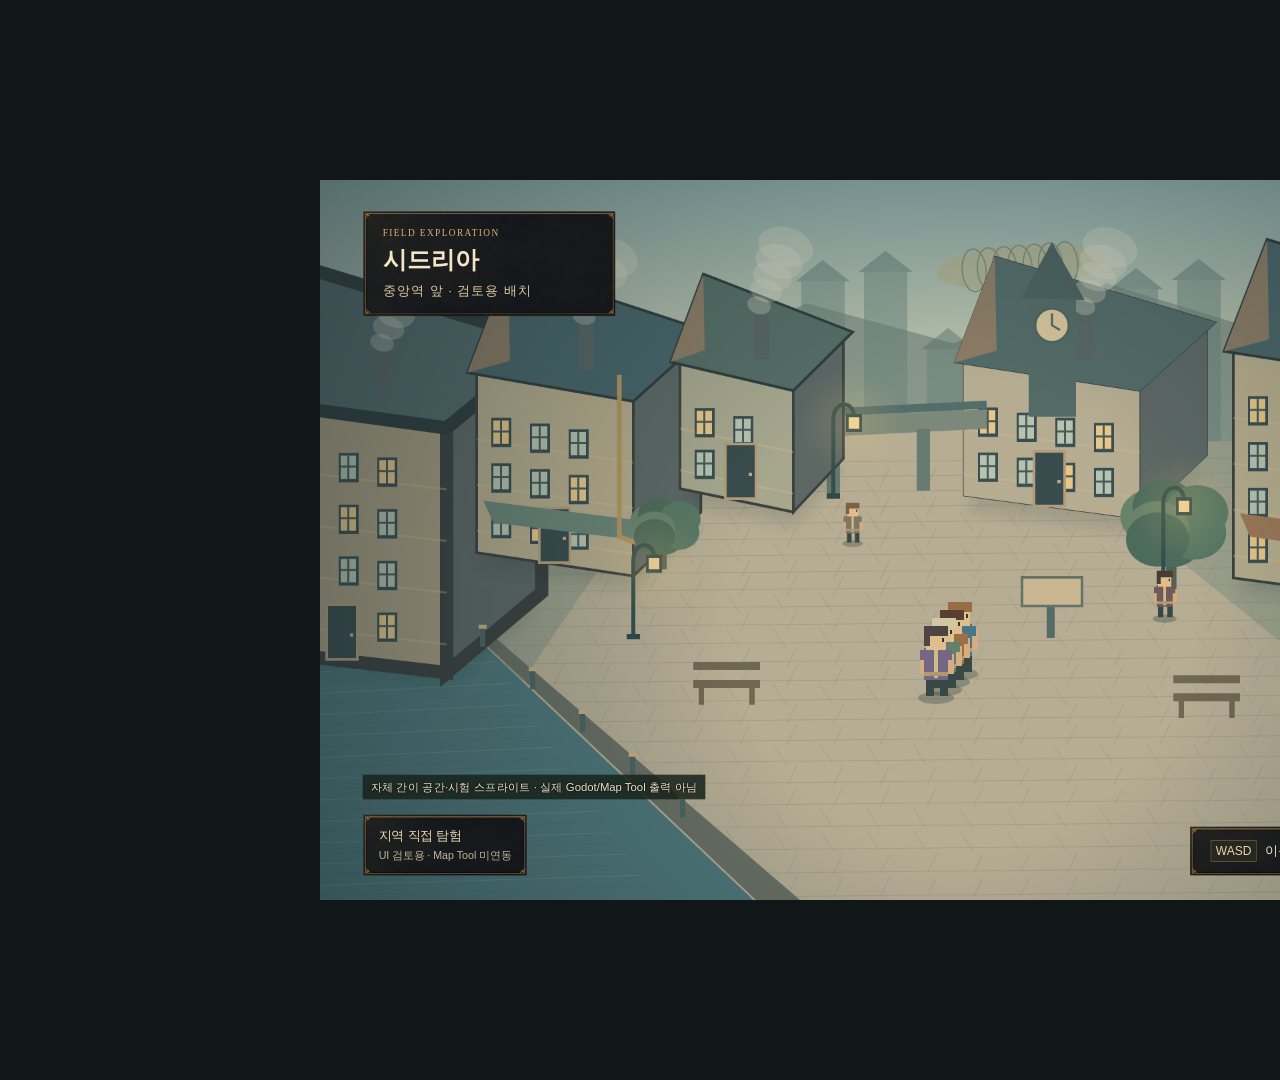
<file: prototype/movement-assets-v2/index.html>
<!doctype html>
<html lang="ko">
<head>
  <meta charset="utf-8">
  <meta name="viewport" content="width=device-width, initial-scale=1">
  <meta name="theme-color" content="#191e20">
  <meta name="description" content="The Family 이동 UI 검토 목업. 시험 데이터 · Map Tool 미연동.">
  <title>The Family — 승인 에셋 적용 이동 UI</title>
  <link rel="icon" href="data:,">
  <link rel="stylesheet" href="styles.css">
  <link rel="stylesheet" href="art-skin.css">
</head>
<body>
  <main id="app" aria-label="The Family 이동 목업">
    <p class="boot-message">이동 목업을 준비하고 있습니다.</p>
  </main>
  <script type="module" src="app.js"></script>
</body>
</html>
</file>
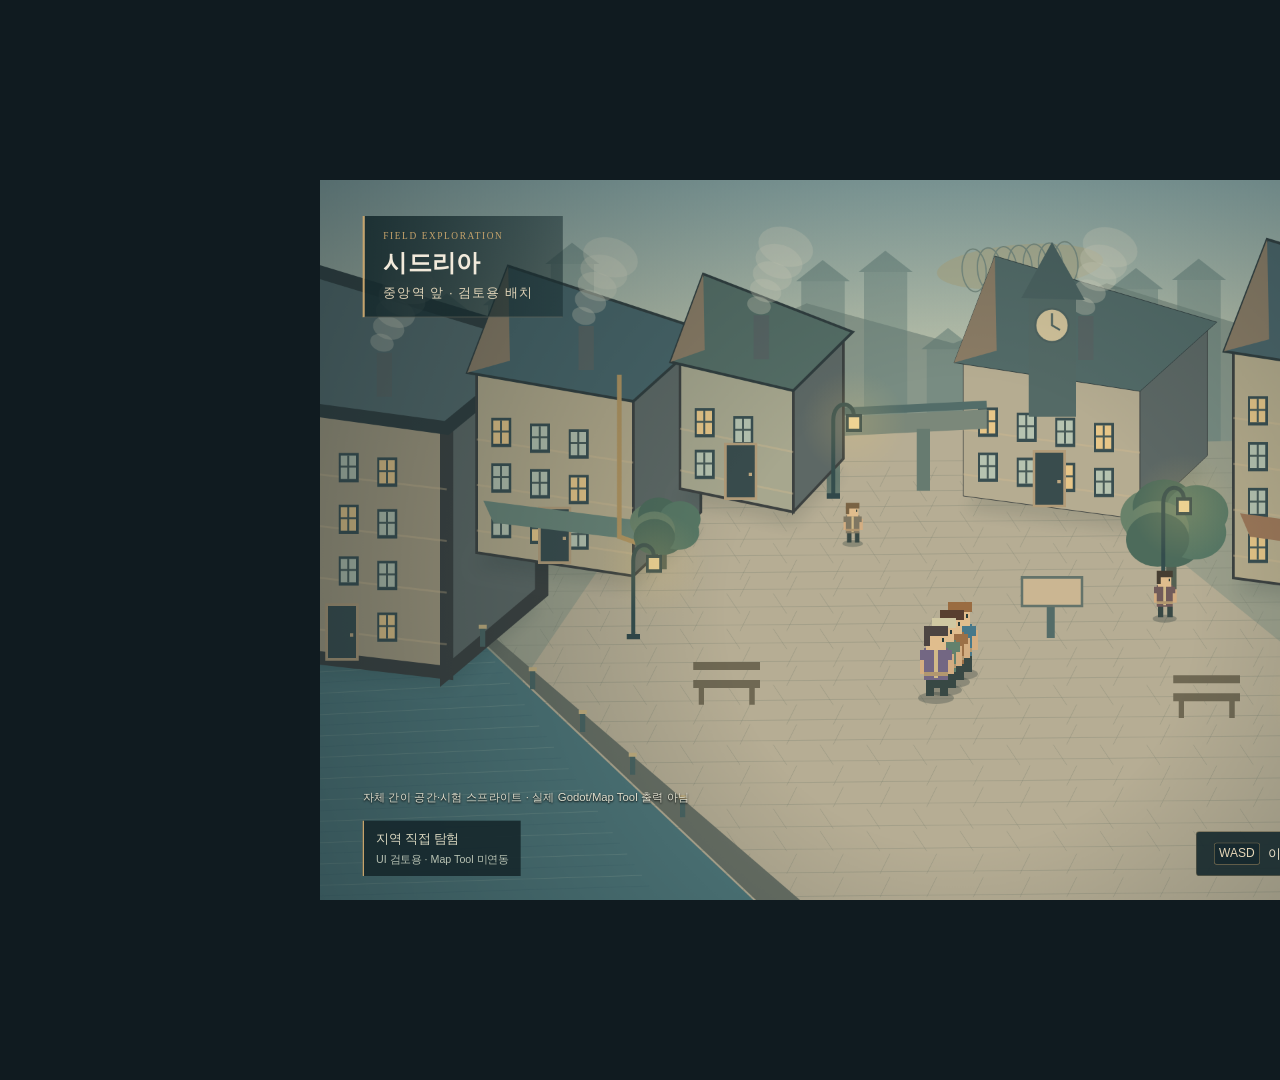
<file: prototype/movement/index.html>
<!doctype html>
<html lang="ko">
<head>
  <meta charset="utf-8">
  <meta name="viewport" content="width=device-width, initial-scale=1">
  <meta name="theme-color" content="#182226">
  <meta name="description" content="The Family 이동 UI 검토 목업. 시험 데이터 · Map Tool 미연동.">
  <title>The Family — 이동 UI 검토</title>
  <link rel="icon" href="data:,">
  <link rel="stylesheet" href="styles.css">
</head>
<body>
  <main id="app" aria-label="The Family 이동 목업">
    <p class="boot-message">이동 목업을 준비하고 있습니다.</p>
  </main>
  <script type="module" src="app.js"></script>
</body>
</html>
</file>
<file: prototype/movement-assets-v2/styles.css>
@charset "utf-8";
.journey-visual{position:relative;flex:none}.journey-map-inset{position:absolute;right:18px;top:15px;width:330px;height:230px;background:#18282d;border:1px solid #c6a36b99;border-radius:3px;overflow:hidden}.journey-map-inset svg{width:100%;height:100%;display:block}.journey-map-inset span{position:absolute;bottom:0;left:0;right:0;padding:7px 10px;background:#18282deb;color:#eadfc7;font-size:16px;text-align:center}
.journey-summary.window-surface{display:block;overflow-y:auto;scrollbar-color:#9b8f78 transparent}
:root{color-scheme:dark;--ink:#18252b;--surface:#182226;--surface-light:#233237;--paper:#eee3cd;--paper-ink:#2b332f;--ivory:#f2eadb;--muted:#b5b9ad;--gold:#c6a36b;--gold-dim:#806b4b;--blue:#70b2c1;--line:#c6a36b42;--button-w:224px;--button-h:64px;--font:"Malgun Gothic","맑은 고딕","Segoe UI",sans-serif}
*{box-sizing:border-box}html,body{margin:0;width:100%;height:100%;overflow:hidden;background:#101b20;color:var(--ivory);font-family:var(--font);font-size:26px}body{display:grid;place-items:center}button,select{font:inherit}button{color:inherit;cursor:pointer}button:disabled{cursor:not-allowed}button:focus-visible,select:focus-visible,[role=button]:focus-visible{outline:3px solid var(--blue);outline-offset:5px}button:focus:not(:focus-visible){outline:none}h1,h2,h3,p{margin:0}h1{font-family:Georgia,"Malgun Gothic",serif;font-size:38px;font-weight:600;letter-spacing:.01em}h2{font-size:34px;font-weight:600}h3{font-size:28px;font-weight:600}.icon{width:30px;height:30px;flex:none;vertical-align:middle}#app{position:relative;width:1920px;height:1080px;flex:none;overflow:hidden;transform-origin:center;background:var(--surface);isolation:isolate}.boot-message{padding:80px;color:var(--ivory)}.eyebrow{font-family:Georgia,serif;letter-spacing:.17em;font-size:15px;color:var(--gold);margin-bottom:9px}.shell-header{height:146px;padding:30px 64px;display:flex;align-items:center;justify-content:space-between;border-bottom:1px solid var(--line);background:linear-gradient(90deg,#263338,#182226 70%)}.header-title{display:flex;gap:25px;align-items:center}.header-emblem{width:64px;height:64px;color:var(--gold);stroke-width:1}.header-subtitle{font-size:20px;color:var(--muted);margin-top:10px}.header-stats{display:flex;align-items:center;gap:34px}.stat-block{padding-left:32px;border-left:1px solid var(--line);min-width:160px}.stat-block small{font-size:17px;display:block;color:var(--muted);margin-bottom:7px}.stat-block strong{font-size:25px;font-weight:500;font-variant-numeric:tabular-nums}.stat-block .icon{width:22px;height:22px;color:var(--gold);margin-right:10px}.review-banner{position:absolute;bottom:118px;left:64px;font-size:18px;color:#c8c4b5;display:flex;gap:10px;align-items:center}.review-banner .icon{width:20px;height:20px}.review-chip{display:inline-flex;align-items:center;gap:7px;border:1px solid var(--line);background:#162226cc;padding:7px 12px;font-size:17px;color:#d6ccb8;border-radius:3px}.window-surface{border:1px solid var(--line);border-radius:6px;background:var(--surface);box-shadow:0 14px 36px #0002;overflow:hidden}.panel-caption{padding:20px 25px;display:flex;align-items:center;gap:12px;border-bottom:1px solid var(--line);font-size:23px}.panel-caption .icon{color:var(--gold);width:24px;height:24px}.panel-caption .caption-meta{margin-left:auto;font-size:17px;color:var(--muted)}.world-layout{position:absolute;top:178px;left:64px;right:64px;bottom:160px;display:grid;grid-template-columns:minmax(0,1fr) 536px;gap:28px}.map-panel{position:relative;background:#243338;display:flex;flex-direction:column}.map-viewport{position:relative;flex:1;min-height:0;overflow:hidden;background:#273b3e;touch-action:none;user-select:none}.map-viewport:active{cursor:grabbing}#world-map{width:100%;height:100%;display:block}.map-art{pointer-events:none}.route-line{fill:none;stroke:#f2e0b577;stroke-width:3;stroke-dasharray:9 10;pointer-events:none}.route-line.is-closed{stroke:#8e9997;opacity:.7}.route-line.is-active{stroke:#ebc785;stroke-width:5;stroke-dasharray:12 8;filter:drop-shadow(0 0 3px #40301b)}.map-marker{cursor:pointer}.map-marker .marker-halo{fill:#152b2bcc;stroke:#e8d9b4;stroke-width:3}.map-marker .marker-glyph{fill:#f2eadb}.map-marker .marker-label{fill:#14282be8;stroke:#c6a36b88;stroke-width:1}.map-marker text{fill:var(--ivory);font-size:26px;font-family:var(--font)}.map-marker .marker-label-meta{font-size:20px;fill:#d1ccba}.map-marker.is-selected .marker-halo{fill:#a8793b;stroke:#ffdea1;stroke-width:4}.map-marker.is-selected .marker-label{stroke:#f2c77c;stroke-width:2}.map-marker.is-current .marker-halo{fill:#335d6c;stroke:#c5e8e5}.map-marker.is-current .marker-glyph{fill:#def0e9}.map-marker:focus .marker-halo{stroke:#91e5ed;stroke-width:5}.map-tools{position:absolute;top:20px;left:20px;display:flex;gap:8px}.tool-button{display:grid;place-items:center;width:46px;height:46px;background:#182b2deb;border:1px solid #d8c69c88;border-radius:4px;color:#efe4c9}.tool-button .icon{width:23px;height:23px}.tool-button:hover{background:#3a4a45}.map-scale{position:absolute;bottom:22px;left:24px;font-size:16px;padding:8px 12px;background:#17272dde;border:1px solid #c6a36b55;color:#ded5c1}.map-legend{height:55px;display:flex;gap:26px;align-items:center;padding:0 25px;font-size:17px;border-top:1px solid var(--line);background:#1c2b2f}.legend-dot{margin-right:7px;color:var(--gold)}.legend-current{color:var(--blue)}.destination-panel{background:var(--paper);color:var(--paper-ink);display:flex;flex-direction:column;background-image:radial-gradient(ellipse at 25% 0%,#fff4df 0,transparent 70%),repeating-linear-gradient(2deg,#63513904 0 1px,transparent 1px 4px);border-color:#c6a36b99}.destination-panel .panel-caption{border-bottom-color:#88735150;justify-content:space-between;color:#514c3f}.destination-panel .caption-meta{color:#716c5d}.destination-list{padding:9px 16px;flex:none;border-bottom:1px solid #88735144;max-height:305px;overflow:auto;scrollbar-color:#9b8f78 transparent}.destination-row{width:100%;height:55px;padding:0 14px;display:flex;align-items:center;gap:13px;text-align:left;color:#41473d;background:transparent;border:1px solid transparent;border-radius:3px;font-size:23px}.destination-row .icon{width:23px;height:23px;color:#82734e}.destination-row .row-name{flex:1}.destination-row .row-tag{font-size:16px;color:#746f5d}.destination-row:hover{background:#c6b89444}.destination-row[aria-selected=true]{background:#283b3c;color:#f3e9d3;border-color:#b29560;box-shadow:0 2px 6px #15282d22}.destination-row[aria-selected=true] .icon,.destination-row[aria-selected=true] .row-tag{color:#dcc89d}.destination-row.is-current:not([aria-selected=true]) .icon{color:#397688}.destination-detail{padding:20px 26px 12px;min-height:0;overflow:auto;flex:1;scrollbar-color:#9b8f78 transparent}.destination-detail h3{font-size:29px;line-height:1.4}.destination-type{color:#7c715c;font-size:17px;margin-top:5px;margin-bottom:14px}.route-values{margin-top:5px}.detail-row{display:flex;align-items:center;justify-content:space-between;gap:20px;min-height:44px;font-size:22px;line-height:1.4;padding:5px 0}.detail-label{display:flex;align-items:center;gap:12px;flex:none;color:inherit;opacity:.82}.detail-label .icon{width:23px;height:23px}.detail-row strong{font-weight:600;font-variant-numeric:tabular-nums;text-align:right}.detail-row.is-emphasized{border-top:1px solid #88735140;margin-top:7px;padding-top:13px}.value-unit{font-size:17px;font-weight:400;margin-left:5px}.transport-control{display:flex;align-items:center;gap:10px;margin-top:12px;padding-top:12px;border-top:1px solid #88735140}.transport-control label{font-size:20px;flex:none}.transport-control select{width:100%;min-width:0;background:#f7efdf;color:#293c3d;border:1px solid #a89573;border-radius:3px;font-size:21px;height:46px;padding:0 10px}.departure-reasons{margin-top:12px;padding:10px 12px;line-height:1.5;font-size:18px;border-left:3px solid #548078;background:#d7decb;color:#325149}.departure-reasons.is-blocked{background:#ebd8bd;color:#755336;border-color:#ad7840}.destination-detail .trial-note{font-size:16px;color:#736e5f;margin-top:12px;line-height:1.6}.action-dock{position:absolute;left:64px;right:64px;bottom:28px;height:64px;display:flex;align-items:center;justify-content:space-between;gap:20px}.dock-main{display:flex;gap:16px}.back-slot,.primary-slot{width:var(--button-w);height:var(--button-h)}.dock-aux{display:flex;align-items:center;gap:18px;min-width:0}.dock-note{font-size:18px;color:var(--muted)}.action-button{height:var(--button-h);width:var(--button-w);border:1px solid #c6a36b88;border-radius:5px;font-size:24px;display:flex;align-items:center;justify-content:center;gap:12px;white-space:nowrap;transition:background .12s}.action-button .icon{width:25px;height:25px}.button-primary{color:#1d2b2c;background:linear-gradient(#e0c28e,#c6a36b);border-color:#ead8b4;box-shadow:inset 0 0 0 3px #e9d9b333,0 3px 7px #0002;font-weight:600}.button-primary:hover{background:#e4cc9d}.button-primary:disabled{color:#9c9e90;background:#364143;border-color:#59605a;box-shadow:none}.button-secondary{color:var(--ivory);background:linear-gradient(#304044,#223135)}.button-secondary:hover{background:#3b4a4a}.aux-button{background:transparent;border:0;color:#cbbb9f;font-size:20px;padding:12px 0;display:flex;align-items:center;gap:10px}.aux-button .icon{width:24px;height:24px}.aux-button:hover{color:#fff1d4}.toast{position:absolute;bottom:120px;left:50%;transform:translateX(-50%);padding:13px 28px;background:#17282df2;color:#f4e9d0;border:1px solid var(--gold);font-size:20px;max-width:1000px;text-align:center;z-index:12;pointer-events:none}.modal-backdrop{position:absolute;inset:0;background:#08161cbc;backdrop-filter:blur(4px);z-index:20;display:grid;place-items:center}.confirm-dialog{position:relative;width:1000px;max-height:930px;color:var(--paper-ink);background:var(--paper);border-color:#c6a36b;box-shadow:0 30px 100px #0008;background-image:radial-gradient(ellipse at 0 0,#fff6df,transparent 70%),repeating-linear-gradient(2deg,#63513904 0 1px,transparent 1px 4px);display:flex;flex-direction:column}.modal-header{padding:28px 40px;background:#243135;color:var(--ivory);border-bottom:1px solid var(--gold);display:flex;align-items:center;justify-content:space-between}.modal-header>.icon{width:50px;height:50px;color:var(--gold);stroke-width:1}.modal-header h2{font-size:34px}.modal-body{padding:30px 40px 120px;overflow:auto;max-height:740px}.confirm-dialog .action-dock{left:40px;right:40px;bottom:28px}.confirm-dialog .dock-note{color:#6b695d}.journey-endpoints{display:grid;grid-template-columns:1fr 50px 1fr;align-items:center;gap:28px;padding:20px 0 30px;border-bottom:1px solid #88735155}.endpoint{display:flex;align-items:center;gap:20px}.endpoint>.icon{width:46px;height:46px;color:#8b754d}.endpoint small{display:block;font-size:18px;color:#746a55;margin-bottom:6px}.endpoint strong{font-size:28px}.endpoint:last-child{justify-content:flex-end;text-align:right}.confirmation-grid{display:grid;grid-template-columns:1fr 1fr;gap:10px 50px;padding-top:20px}.confirmation-copy{font-size:21px;line-height:1.8;margin-top:22px;padding:18px 20px;background:#e1d4b8;border-left:3px solid #ad8d58}.confirmation-copy strong{font-size:25px;display:block;margin-bottom:5px}.confirm-dialog .detail-row{min-height:55px}.confirmation-fine{font-size:17px;line-height:1.7;color:#6d6a5d;margin-top:15px}.modal-error{color:#844e2c;margin-top:12px;line-height:1.6;font-size:20px}.help-body{font-size:24px;line-height:1.9}.help-body p+p{margin-top:18px}.keycap{display:inline-grid;place-items:center;min-width:33px;height:33px;padding:0 7px;border:1px solid #c6a36b88;border-radius:4px;color:#e5d6b7;background:#16282dd9;font-size:18px;margin-right:8px}.field-canvas{position:absolute;inset:0;width:1920px;height:1080px}.field-location{position:absolute;top:54px;left:64px;padding:22px 28px;min-width:300px;background:linear-gradient(90deg,#172b2eea,#172b2e88);border-left:3px solid var(--gold);border-bottom:1px solid #d9c49b55;pointer-events:none}.field-location h1{font-size:36px}.field-location .location-subtitle{font-size:20px;letter-spacing:.06em;color:#e2d5b9;margin-top:7px}.field-location .eyebrow{margin-bottom:8px;font-size:14px}.field-minimap{position:absolute;right:64px;top:54px;width:260px;height:220px;background:#14282bf0;border:1px solid #bba16e;border-radius:5px;padding:10px;box-shadow:0 6px 30px #0004}.field-minimap svg{width:100%;height:167px}.minimap-caption{display:flex;align-items:center;justify-content:space-between;color:#cfbc92;font-size:16px;border-top:1px solid #bba16e44;padding-top:8px}.quest-tracker{position:absolute;right:64px;top:296px;width:340px;background:linear-gradient(90deg,#17282de8,#17282dbb);padding:19px 22px;border-left:2px solid var(--gold)}.quest-tracker .tracker-label{font-size:17px;color:#c6ad7a;display:flex;gap:9px;align-items:center;margin-bottom:11px}.tracker-label .icon{width:20px;height:20px}.quest-tracker p{font-size:23px;line-height:1.6}.quest-tracker small{font-size:16px;color:#b3c0b4;display:block;margin-top:10px}.field-footer{position:absolute;left:64px;right:64px;bottom:36px;display:flex;justify-content:space-between;align-items:end;gap:24px}.field-hints{display:flex;gap:12px;padding:12px 18px;border:1px solid #c6a36b55;background:#17292ee8;border-radius:5px}.hint-button{border:0;background:none;padding:4px 8px;font-size:20px;color:#eee3cb;display:flex;align-items:center;gap:4px}.hint-button:hover{color:#e5c48c}.field-status{font-size:19px;line-height:1.7;background:#17282de8;border-left:2px solid var(--gold);padding:12px 18px;color:#d8d6bf}.field-status small{display:block;font-size:16px;color:#b8c2b3}.interaction-hint{position:absolute;top:600px;left:1010px;display:flex;align-items:center;gap:8px;color:#f0e2bc;background:#18282deb;border:1px solid #d2b77d;padding:11px 18px;border-radius:4px;font-size:20px;box-shadow:0 5px 18px #0004}.interaction-hint[hidden]{display:none}.scene-caption{position:absolute;bottom:142px;left:64px;font-size:17px;color:#e0dfce;text-shadow:0 1px 3px #000}.journey-layout{position:absolute;left:64px;right:64px;top:178px;bottom:160px;display:grid;grid-template-columns:minmax(0,1fr) 536px;gap:28px}.journey-main{background:#213136;display:flex;flex-direction:column}.journey-banner{position:relative;height:260px;overflow:hidden;background:linear-gradient(#90a8a5,#c8c7a7 70%,#738474)}.journey-banner svg{display:block;width:100%;height:100%}.journey-banner .banner-title{position:absolute;left:32px;top:26px;background:#193036e8;border-left:2px solid var(--gold);padding:14px 21px}.banner-title p{font-size:17px;color:#c9b789;margin-bottom:5px}.banner-title strong{font-size:26px;font-weight:500}.journey-progress{padding:34px 38px 24px;border-bottom:1px solid var(--line)}.journey-route-heading{display:flex;justify-content:space-between;align-items:center;gap:20px}.journey-route-heading h2{font-size:30px}.phase-badge{font-size:18px;color:#c5e0dc;background:#46696855;padding:8px 13px;border:1px solid #81a69b66;border-radius:3px}.phase-badge.is-stopped{color:#edd8ad;border-color:#c6a36b88;background:#826d4b55}.progress-track{height:6px;background:#5c6d6866;position:relative;margin:37px 20px 25px}.progress-fill{position:absolute;left:0;top:0;height:6px;background:var(--gold)}.progress-stop{position:absolute;top:-7px;width:20px;height:20px;border:2px solid #c7b78e;background:#243638;border-radius:50%;transform:translateX(-50%)}.progress-stop.is-passed{background:#d2b37e}.progress-labels{display:flex;justify-content:space-between;font-size:18px;color:#bbbca9}.journey-status-copy{padding:24px 38px;font-size:24px;line-height:1.7;color:#e8dfc8}.journey-status-copy p+p{margin-top:8px;font-size:19px;color:#b8c3b6}.journey-history{margin:0 38px 20px;padding-top:17px;border-top:1px solid var(--line);font-size:18px;color:#b9c5ba;line-height:1.8}.journey-summary{background:var(--paper);color:var(--paper-ink);padding:28px 30px;display:flex;flex-direction:column;background-image:repeating-linear-gradient(2deg,#63513904 0 1px,transparent 1px 4px)}.journey-summary .eyebrow{color:#8c7953}.remaining{display:flex;align-items:baseline;gap:10px;margin:25px 0 25px;padding-bottom:27px;border-bottom:1px solid #88735155}.remaining strong{font-family:Georgia,serif;font-size:84px;line-height:1;color:#334c4c;font-weight:400}.remaining span{font-size:23px;color:#746750}.journey-summary h3{font-size:30px;line-height:1.5}.summary-notice{font-size:19px;line-height:1.8;padding:18px 20px;margin-top:22px;background:#ded6c3;border-left:3px solid #8f9778}.summary-actors{display:flex;flex-wrap:wrap;gap:8px;margin-top:24px}.actor-name{font-size:17px;padding:7px 9px;background:#e2d8bf;border:1px solid #a3906955;color:#605e50}.arrival-seal{display:flex;align-items:center;gap:12px;color:#526d5c;margin-top:22px;font-size:22px}.arrival-seal .icon{width:30px;height:30px}.screen-reader-only{position:absolute;width:1px;height:1px;overflow:hidden;clip-path:inset(50%)}
</file>
<file: prototype/movement-assets-v2/art-skin.css>
@charset "utf-8";

/* Approved bitmap artwork is the visible material. Text and controls remain DOM. */
:root {
  color-scheme: dark;
  --surface: #191e20;
  --surface-light: #292a27;
  --paper: #eee2c9;
  --paper-ink: #322c23;
  --ivory: #f0e5d0;
  --muted: #c2b6a1;
  --gold: #d4b574;
  --gold-dim: #92744b;
  --blue: #8dc2cf;
  --line: #b8955459;
  --button-w: 320px;
  --button-h: 64px;
}
html, body { background: #111618; }
#app { background: #191e20; }
#app::before, .window-surface::before, .field-location::before,
.quest-tracker::before, .field-status::before, .field-hints::before,
.action-button::before, .destination-row[aria-selected="true"]::before {
  content: "";
  position: absolute;
  inset: 0;
  border: 16px solid transparent;
  border-image: url("assets/skins/dark.svg") 64 fill / 16px / 0 stretch;
  pointer-events: none;
  z-index: -1;
}
#app[data-screen="field"]::before, #app[data-screen="stop-field"]::before { display: none; }
.shell-header {
  height: 156px;
  padding: 30px 66px;
  background: none;
  border-bottom: 1px solid var(--line);
  margin: 0 20px;
}
.header-title { gap: 25px; }
.header-emblem.icon { width: 72px; height: 72px; }
.asset-compass { display: inline-block; object-fit: contain; }
h1 { color: #f2e6d1; font-size: 38px; }
.eyebrow { color: #d4b574; letter-spacing: .15em; }
.header-subtitle { color: #c0b6a5; }
.header-stats { gap: 22px; }
.stat-block { padding-left: 24px; }
.stat-block small { color: #c7b89d; }
.stat-block strong { color: #f1e6d0; }
.world-layout, .journey-layout { top: 184px; bottom: 160px; gap: 26px; grid-template-columns: minmax(0, 1fr) 536px; }
.window-surface {
  position: relative;
  isolation: isolate;
  border: 0;
  border-radius: 0;
  background: transparent;
  box-shadow: 0 12px 25px #0003;
  padding: 12px;
}
.window-surface > * { flex-shrink: 0; }
.map-panel { background: transparent; }
.map-panel .map-viewport { flex-shrink: 1; }
.panel-caption { padding: 16px 20px; font-size: 23px; }
.map-viewport { background: #202b2b; border: 1px solid #9a7b454f; }
.map-legend { background: transparent; padding: 0 18px; gap: 20px; font-size: 17px; }
.map-marker .marker-label { fill: #22231fe8; stroke: #c4a565b0; }
.map-marker .marker-label-meta { fill: #d0c0a0; }
.map-marker .marker-halo { fill: #292e29ed; stroke: #d6be89; }
.map-marker.is-selected .marker-halo { fill: #9f7333; stroke: #ffe0a0; }
.map-marker.is-selected .marker-label { fill: #493c25ed; stroke: #eac57b; }
.map-marker.is-current .marker-halo { fill: #305a64; stroke: #c5e8e5; }
.tool-button { background: #222620ed; border-color: #b99a5c; border-radius: 1px; }
.tool-button:hover { background: #464334; }
.map-scale { background: #242923ee; color: #ecdfc5; }
.destination-panel { color: var(--paper-ink); background: transparent; padding: 12px; }
.destination-panel::before, .journey-summary::before {
  border-image: url("assets/skins/parchment.svg") 90 fill / 22px / 0 stretch;
}
.destination-panel .panel-caption { color: #51422c; height: 58px; }
.destination-panel .caption-meta { color: #74644b; font-size: 16px; }
.destination-list { padding: 7px 14px; max-height: 238px; border-color: #92744b55; }
.destination-row { position: relative; isolation: isolate; border: 0; border-radius: 0; height: 44px; font-size: 22px; padding: 0 17px; }
.destination-row .row-tag { color: #79674f; font-size: 16px; }
.destination-row[aria-selected="true"] { background: transparent; color: #f2e6d1; box-shadow: none; }
.destination-row[aria-selected="true"]::before { border-image: url("assets/skins/objective.svg") 60 fill / 10px / 0 stretch; }
.destination-row:hover:not([aria-selected="true"]) { background: #b79c6333; }
.destination-detail { padding: 16px 23px 12px; }
.destination-detail h3 { font-size: 28px; line-height: 1.3; color: #342a1f; }
.destination-type { color: #74644b; margin-top: 4px; margin-bottom: 10px; }
.detail-row { min-height: 38px; font-size: 22px; padding: 4px 0; }
.detail-label { opacity: 1; }
.destination-panel .detail-label { color: #66563f; }
.transport-control { padding-top: 10px; margin-top: 8px; }
.transport-control select { color-scheme: light; background: #f5ebd6; color: #392e22; border-color: #9e814d; height: 44px; }
.departure-reasons { margin-top: 10px; color: #3d553f; background: #c4c5a65e; border-color: #677b55; font-size: 18px; padding: 8px 10px; }
.departure-reasons.is-blocked { background: #ad7b3d24; color: #74441f; border-color: #a77438; }
.destination-detail .trial-note { font-size: 16px; color: #78654b; line-height: 1.4; margin-top: 10px; }
.action-dock { height: var(--button-h); bottom: 28px; }
.action-button {
  position: relative;
  isolation: isolate;
  width: var(--button-w);
  height: var(--button-h);
  padding: 0 45px;
  background: transparent;
  border: 0;
  border-radius: 0;
  box-shadow: none;
  font-size: 24px;
  letter-spacing: .02em;
  transition: filter .12s;
}
.action-button::before {
  border-image: url("assets/skins/button-charcoal.svg") 100 220 fill / 20px 44px / 0 stretch;
}
.action-button.button-primary { color: #fff0cb; font-weight: 600; text-shadow: 0 1px 3px #3f260b; background: transparent; box-shadow: none; }
.action-button.button-primary::before { border-image-source: url("assets/skins/button-gold.svg"); }
.action-button.button-secondary { color: #f0e5d1; background: transparent; }
.action-button:hover:not(:disabled) { background: transparent; filter: brightness(1.17); }
.action-button:active:not(:disabled) { filter: brightness(.86); }
.action-button:disabled { background: transparent; border: 0; color: #c7c0ae; text-shadow: none; box-shadow: none; }
.action-button:disabled::before { border-image-source: url("assets/skins/button-charcoal.svg"); filter: grayscale(.85) brightness(.7); }
.action-button:focus-visible { outline: 3px solid #a3d6e1; outline-offset: 4px; }
.review-banner { bottom: 117px; color: #cbbd9e; }
.review-chip { background: #272822d9; border-radius: 0; }
.dock-note { color: #c2b398; font-size: 18px; }
.aux-button { color: #d5bd8a; }
.toast { background: #292a23f5; color: #f5e8c8; }
.modal-backdrop { background: #0a0d10c7; backdrop-filter: blur(3px); }
.confirm-dialog { width: 1100px; max-height: 930px; padding: 0; color: var(--paper-ink); background: transparent; border: 0; box-shadow: 0 25px 80px #0008; }
.confirm-dialog::before { border-image: url("assets/skins/dialog.svg") 132 70 70 fill / 132px 24px 24px / 0 stretch; }
.modal-header { height: 110px; padding: 18px 40px; flex: none; background: transparent; border: 0; color: var(--ivory); }
.modal-header h2 { font-size: 32px; line-height: 1.25; }
.modal-header .eyebrow { font-size: 13px; margin-bottom: 7px; }
.modal-header > .asset-compass { width: 58px; height: 58px; }
.modal-body { padding: 26px 40px 124px; max-height: 814px; }
.confirm-dialog .action-dock { left: 40px; right: 40px; }
.confirm-dialog .dock-note { color: #796347; }
.journey-endpoints { padding: 16px 0 24px; border-color: #9d804b66; }
.endpoint > .icon { color: #886b38; }
.endpoint small { color: #7d6749; }
.confirmation-grid { padding-top: 17px; }
.confirmation-copy { background: #ae8e4b1c; border-color: #a98745; }
.confirmation-fine { color: #776449; }
.field-location, .field-status, .field-hints, .quest-tracker { isolation: isolate; background: transparent; border: 0; border-radius: 0; }
.field-location { top: 46px; padding: 26px 30px; min-width: 380px; }
.field-location h1 { color: #f5e6c8; }
.field-location .location-subtitle { color: #ddc9a1; }
.field-minimap { top: 44px; right: 54px; width: 300px; height: 338px; padding: 0; border: 0; border-radius: 0; box-shadow: none; background: transparent; }
.minimap-disc { position: relative; width: 300px; height: 300px; }
.field-minimap .minimap-art { position: absolute; top: 24px; left: 24px; width: 252px; height: 252px; border-radius: 50%; overflow: hidden; box-shadow: 0 8px 32px #0007; background: #25302b; }
.field-minimap .minimap-art svg { width: 100%; height: 100%; display: block; }
.minimap-bezel { position: absolute; inset: 0; width: 300px; height: 300px; pointer-events: none; }
.minimap-north { position: absolute; top: 29px; left: 142px; color: #f3db9d; font: 18px Georgia,serif; text-shadow: 0 1px 4px #000; }
.minimap-caption { margin: 0 18px; padding: 9px 10px; border: 0; background: #202921e8; color: #e0c994; font-size: 16px; }
.quest-tracker { right: 54px; top: 410px; width: 400px; padding: 23px 26px; }
.quest-tracker::before { border-image: url("assets/skins/objective.svg") 64 fill / 14px / 0 stretch; }
.quest-tracker .tracker-label { color: #e2bd72; }
.quest-tracker p { color: #f0e5cd; font-size: 23px; }
.quest-tracker small { color: #c1b9a4; line-height: 1.5; }
.field-status { padding: 17px 24px; color: #e8d7b3; }
.field-status, .field-hints { position: relative; }
.field-status small { color: #c1b599; }
.field-hints { padding: 17px 24px; }
.keycap { color: #ead5a7; background: #272a22df; border-color: #9d804b99; border-radius: 2px; }
.interaction-hint { background: #282d23f2; border-color: #c8a666; border-radius: 1px; }
.scene-caption { color: #eee0c4; background: #17231cd9; padding: 7px 12px; bottom: 151px; }
.journey-main { background: transparent; }
.journey-visual { margin: 4px; border: 1px solid #a88a4f80; }
.journey-banner .banner-title { background: #272d24ed; border-color: #c6a05e; }
.journey-progress { padding: 28px 26px 24px; border-color: var(--line); }
.journey-route-heading h2 { font-size: 29px; color: #f1e3c4; }
.phase-badge { border-radius: 0; }
.progress-track { background: #67614770; }
.progress-fill { background: #d4b574; }
.progress-stop { background: #292c24; border-color: #d8bb7e; }
.progress-stop.is-passed { background: #d4b574; }
.progress-labels { color: #c5b798; }
.journey-status-copy { padding: 20px 26px; color: #ebdfc4; font-size: 23px; }
.journey-status-copy p + p { color: #c2b89f; }
.journey-history { margin: 0 26px 16px; color: #c3b69b; }
.journey-summary { color: var(--paper-ink); background: transparent; padding: 30px 32px; }
.journey-summary.window-surface { display: flex; flex-direction: column; overflow: hidden; padding: 12px; }
.journey-summary > .surface-scroll { flex: 1; min-height: 0; overflow-y: auto; padding: 18px 20px; scrollbar-color: #9b8050 transparent; }
.journey-summary .eyebrow { color: #8a6831; }
.journey-summary h3 { color: #3b2e1c; }
.journey-summary .detail-label { color: #715d3f; }
.remaining { border-color: #93764b66; margin: 22px 0; padding-bottom: 22px; }
.remaining strong { color: #705431; }
.remaining span { color: #7b6547; }
.actor-name { background: #b59a5c1c; color: #6b5538; border-color: #9a7a4444; border-radius: 0; }
.summary-notice { background: #b2965e26; color: #5f4e35; border-color: #9c824b; }
.journey-map-inset { background: #222d26; border-color: #c2a160; border-radius: 0; }
.journey-map-inset span { background: #222d26eb; color: #f0dfbd; }
</file>
<file: prototype/movement/styles.css>
@charset "utf-8";
.journey-visual{position:relative;flex:none}.journey-map-inset{position:absolute;right:18px;top:15px;width:330px;height:230px;background:#18282d;border:1px solid #c6a36b99;border-radius:3px;overflow:hidden}.journey-map-inset svg{width:100%;height:100%;display:block}.journey-map-inset span{position:absolute;bottom:0;left:0;right:0;padding:7px 10px;background:#18282deb;color:#eadfc7;font-size:16px;text-align:center}
.journey-summary.window-surface{display:block;overflow-y:auto;scrollbar-color:#9b8f78 transparent}
:root{color-scheme:dark;--ink:#18252b;--surface:#182226;--surface-light:#233237;--paper:#eee3cd;--paper-ink:#2b332f;--ivory:#f2eadb;--muted:#b5b9ad;--gold:#c6a36b;--gold-dim:#806b4b;--blue:#70b2c1;--line:#c6a36b42;--button-w:224px;--button-h:64px;--font:"Malgun Gothic","맑은 고딕","Segoe UI",sans-serif}
*{box-sizing:border-box}html,body{margin:0;width:100%;height:100%;overflow:hidden;background:#101b20;color:var(--ivory);font-family:var(--font);font-size:26px}body{display:grid;place-items:center}button,select{font:inherit}button{color:inherit;cursor:pointer}button:disabled{cursor:not-allowed}button:focus-visible,select:focus-visible,[role=button]:focus-visible{outline:3px solid var(--blue);outline-offset:5px}button:focus:not(:focus-visible){outline:none}h1,h2,h3,p{margin:0}h1{font-family:Georgia,"Malgun Gothic",serif;font-size:38px;font-weight:600;letter-spacing:.01em}h2{font-size:34px;font-weight:600}h3{font-size:28px;font-weight:600}.icon{width:30px;height:30px;flex:none;vertical-align:middle}#app{position:relative;width:1920px;height:1080px;flex:none;overflow:hidden;transform-origin:center;background:var(--surface);isolation:isolate}.boot-message{padding:80px;color:var(--ivory)}.eyebrow{font-family:Georgia,serif;letter-spacing:.17em;font-size:15px;color:var(--gold);margin-bottom:9px}.shell-header{height:146px;padding:30px 64px;display:flex;align-items:center;justify-content:space-between;border-bottom:1px solid var(--line);background:linear-gradient(90deg,#263338,#182226 70%)}.header-title{display:flex;gap:25px;align-items:center}.header-emblem{width:64px;height:64px;color:var(--gold);stroke-width:1}.header-subtitle{font-size:20px;color:var(--muted);margin-top:10px}.header-stats{display:flex;align-items:center;gap:34px}.stat-block{padding-left:32px;border-left:1px solid var(--line);min-width:160px}.stat-block small{font-size:17px;display:block;color:var(--muted);margin-bottom:7px}.stat-block strong{font-size:25px;font-weight:500;font-variant-numeric:tabular-nums}.stat-block .icon{width:22px;height:22px;color:var(--gold);margin-right:10px}.review-banner{position:absolute;bottom:118px;left:64px;font-size:18px;color:#c8c4b5;display:flex;gap:10px;align-items:center}.review-banner .icon{width:20px;height:20px}.review-chip{display:inline-flex;align-items:center;gap:7px;border:1px solid var(--line);background:#162226cc;padding:7px 12px;font-size:17px;color:#d6ccb8;border-radius:3px}.window-surface{border:1px solid var(--line);border-radius:6px;background:var(--surface);box-shadow:0 14px 36px #0002;overflow:hidden}.panel-caption{padding:20px 25px;display:flex;align-items:center;gap:12px;border-bottom:1px solid var(--line);font-size:23px}.panel-caption .icon{color:var(--gold);width:24px;height:24px}.panel-caption .caption-meta{margin-left:auto;font-size:17px;color:var(--muted)}.world-layout{position:absolute;top:178px;left:64px;right:64px;bottom:160px;display:grid;grid-template-columns:minmax(0,1fr) 536px;gap:28px}.map-panel{position:relative;background:#243338;display:flex;flex-direction:column}.map-viewport{position:relative;flex:1;min-height:0;overflow:hidden;background:#273b3e;touch-action:none;user-select:none}.map-viewport:active{cursor:grabbing}#world-map{width:100%;height:100%;display:block}.map-art{pointer-events:none}.route-line{fill:none;stroke:#f2e0b577;stroke-width:3;stroke-dasharray:9 10;pointer-events:none}.route-line.is-closed{stroke:#8e9997;opacity:.7}.route-line.is-active{stroke:#ebc785;stroke-width:5;stroke-dasharray:12 8;filter:drop-shadow(0 0 3px #40301b)}.map-marker{cursor:pointer}.map-marker .marker-halo{fill:#152b2bcc;stroke:#e8d9b4;stroke-width:3}.map-marker .marker-glyph{fill:#f2eadb}.map-marker .marker-label{fill:#14282be8;stroke:#c6a36b88;stroke-width:1}.map-marker text{fill:var(--ivory);font-size:26px;font-family:var(--font)}.map-marker .marker-label-meta{font-size:20px;fill:#d1ccba}.map-marker.is-selected .marker-halo{fill:#a8793b;stroke:#ffdea1;stroke-width:4}.map-marker.is-selected .marker-label{stroke:#f2c77c;stroke-width:2}.map-marker.is-current .marker-halo{fill:#335d6c;stroke:#c5e8e5}.map-marker.is-current .marker-glyph{fill:#def0e9}.map-marker:focus .marker-halo{stroke:#91e5ed;stroke-width:5}.map-tools{position:absolute;top:20px;left:20px;display:flex;gap:8px}.tool-button{display:grid;place-items:center;width:46px;height:46px;background:#182b2deb;border:1px solid #d8c69c88;border-radius:4px;color:#efe4c9}.tool-button .icon{width:23px;height:23px}.tool-button:hover{background:#3a4a45}.map-scale{position:absolute;bottom:22px;left:24px;font-size:16px;padding:8px 12px;background:#17272dde;border:1px solid #c6a36b55;color:#ded5c1}.map-legend{height:55px;display:flex;gap:26px;align-items:center;padding:0 25px;font-size:17px;border-top:1px solid var(--line);background:#1c2b2f}.legend-dot{margin-right:7px;color:var(--gold)}.legend-current{color:var(--blue)}.destination-panel{background:var(--paper);color:var(--paper-ink);display:flex;flex-direction:column;background-image:radial-gradient(ellipse at 25% 0%,#fff4df 0,transparent 70%),repeating-linear-gradient(2deg,#63513904 0 1px,transparent 1px 4px);border-color:#c6a36b99}.destination-panel .panel-caption{border-bottom-color:#88735150;justify-content:space-between;color:#514c3f}.destination-panel .caption-meta{color:#716c5d}.destination-list{padding:9px 16px;flex:none;border-bottom:1px solid #88735144;max-height:305px;overflow:auto;scrollbar-color:#9b8f78 transparent}.destination-row{width:100%;height:55px;padding:0 14px;display:flex;align-items:center;gap:13px;text-align:left;color:#41473d;background:transparent;border:1px solid transparent;border-radius:3px;font-size:23px}.destination-row .icon{width:23px;height:23px;color:#82734e}.destination-row .row-name{flex:1}.destination-row .row-tag{font-size:16px;color:#746f5d}.destination-row:hover{background:#c6b89444}.destination-row[aria-selected=true]{background:#283b3c;color:#f3e9d3;border-color:#b29560;box-shadow:0 2px 6px #15282d22}.destination-row[aria-selected=true] .icon,.destination-row[aria-selected=true] .row-tag{color:#dcc89d}.destination-row.is-current:not([aria-selected=true]) .icon{color:#397688}.destination-detail{padding:20px 26px 12px;min-height:0;overflow:auto;flex:1;scrollbar-color:#9b8f78 transparent}.destination-detail h3{font-size:29px;line-height:1.4}.destination-type{color:#7c715c;font-size:17px;margin-top:5px;margin-bottom:14px}.route-values{margin-top:5px}.detail-row{display:flex;align-items:center;justify-content:space-between;gap:20px;min-height:44px;font-size:22px;line-height:1.4;padding:5px 0}.detail-label{display:flex;align-items:center;gap:12px;flex:none;color:inherit;opacity:.82}.detail-label .icon{width:23px;height:23px}.detail-row strong{font-weight:600;font-variant-numeric:tabular-nums;text-align:right}.detail-row.is-emphasized{border-top:1px solid #88735140;margin-top:7px;padding-top:13px}.value-unit{font-size:17px;font-weight:400;margin-left:5px}.transport-control{display:flex;align-items:center;gap:10px;margin-top:12px;padding-top:12px;border-top:1px solid #88735140}.transport-control label{font-size:20px;flex:none}.transport-control select{width:100%;min-width:0;background:#f7efdf;color:#293c3d;border:1px solid #a89573;border-radius:3px;font-size:21px;height:46px;padding:0 10px}.departure-reasons{margin-top:12px;padding:10px 12px;line-height:1.5;font-size:18px;border-left:3px solid #548078;background:#d7decb;color:#325149}.departure-reasons.is-blocked{background:#ebd8bd;color:#755336;border-color:#ad7840}.destination-detail .trial-note{font-size:16px;color:#736e5f;margin-top:12px;line-height:1.6}.action-dock{position:absolute;left:64px;right:64px;bottom:28px;height:64px;display:flex;align-items:center;justify-content:space-between;gap:20px}.dock-main{display:flex;gap:16px}.back-slot,.primary-slot{width:var(--button-w);height:var(--button-h)}.dock-aux{display:flex;align-items:center;gap:18px;min-width:0}.dock-note{font-size:18px;color:var(--muted)}.action-button{height:var(--button-h);width:var(--button-w);border:1px solid #c6a36b88;border-radius:5px;font-size:24px;display:flex;align-items:center;justify-content:center;gap:12px;white-space:nowrap;transition:background .12s}.action-button .icon{width:25px;height:25px}.button-primary{color:#1d2b2c;background:linear-gradient(#e0c28e,#c6a36b);border-color:#ead8b4;box-shadow:inset 0 0 0 3px #e9d9b333,0 3px 7px #0002;font-weight:600}.button-primary:hover{background:#e4cc9d}.button-primary:disabled{color:#9c9e90;background:#364143;border-color:#59605a;box-shadow:none}.button-secondary{color:var(--ivory);background:linear-gradient(#304044,#223135)}.button-secondary:hover{background:#3b4a4a}.aux-button{background:transparent;border:0;color:#cbbb9f;font-size:20px;padding:12px 0;display:flex;align-items:center;gap:10px}.aux-button .icon{width:24px;height:24px}.aux-button:hover{color:#fff1d4}.toast{position:absolute;bottom:120px;left:50%;transform:translateX(-50%);padding:13px 28px;background:#17282df2;color:#f4e9d0;border:1px solid var(--gold);font-size:20px;max-width:1000px;text-align:center;z-index:12;pointer-events:none}.modal-backdrop{position:absolute;inset:0;background:#08161cbc;backdrop-filter:blur(4px);z-index:20;display:grid;place-items:center}.confirm-dialog{position:relative;width:1000px;max-height:930px;color:var(--paper-ink);background:var(--paper);border-color:#c6a36b;box-shadow:0 30px 100px #0008;background-image:radial-gradient(ellipse at 0 0,#fff6df,transparent 70%),repeating-linear-gradient(2deg,#63513904 0 1px,transparent 1px 4px);display:flex;flex-direction:column}.modal-header{padding:28px 40px;background:#243135;color:var(--ivory);border-bottom:1px solid var(--gold);display:flex;align-items:center;justify-content:space-between}.modal-header>.icon{width:50px;height:50px;color:var(--gold);stroke-width:1}.modal-header h2{font-size:34px}.modal-body{padding:30px 40px 120px;overflow:auto;max-height:740px}.confirm-dialog .action-dock{left:40px;right:40px;bottom:28px}.confirm-dialog .dock-note{color:#6b695d}.journey-endpoints{display:grid;grid-template-columns:1fr 50px 1fr;align-items:center;gap:28px;padding:20px 0 30px;border-bottom:1px solid #88735155}.endpoint{display:flex;align-items:center;gap:20px}.endpoint>.icon{width:46px;height:46px;color:#8b754d}.endpoint small{display:block;font-size:18px;color:#746a55;margin-bottom:6px}.endpoint strong{font-size:28px}.endpoint:last-child{justify-content:flex-end;text-align:right}.confirmation-grid{display:grid;grid-template-columns:1fr 1fr;gap:10px 50px;padding-top:20px}.confirmation-copy{font-size:21px;line-height:1.8;margin-top:22px;padding:18px 20px;background:#e1d4b8;border-left:3px solid #ad8d58}.confirmation-copy strong{font-size:25px;display:block;margin-bottom:5px}.confirm-dialog .detail-row{min-height:55px}.confirmation-fine{font-size:17px;line-height:1.7;color:#6d6a5d;margin-top:15px}.modal-error{color:#844e2c;margin-top:12px;line-height:1.6;font-size:20px}.help-body{font-size:24px;line-height:1.9}.help-body p+p{margin-top:18px}.keycap{display:inline-grid;place-items:center;min-width:33px;height:33px;padding:0 7px;border:1px solid #c6a36b88;border-radius:4px;color:#e5d6b7;background:#16282dd9;font-size:18px;margin-right:8px}.field-canvas{position:absolute;inset:0;width:1920px;height:1080px}.field-location{position:absolute;top:54px;left:64px;padding:22px 28px;min-width:300px;background:linear-gradient(90deg,#172b2eea,#172b2e88);border-left:3px solid var(--gold);border-bottom:1px solid #d9c49b55;pointer-events:none}.field-location h1{font-size:36px}.field-location .location-subtitle{font-size:20px;letter-spacing:.06em;color:#e2d5b9;margin-top:7px}.field-location .eyebrow{margin-bottom:8px;font-size:14px}.field-minimap{position:absolute;right:64px;top:54px;width:260px;height:220px;background:#14282bf0;border:1px solid #bba16e;border-radius:5px;padding:10px;box-shadow:0 6px 30px #0004}.field-minimap svg{width:100%;height:167px}.minimap-caption{display:flex;align-items:center;justify-content:space-between;color:#cfbc92;font-size:16px;border-top:1px solid #bba16e44;padding-top:8px}.quest-tracker{position:absolute;right:64px;top:296px;width:340px;background:linear-gradient(90deg,#17282de8,#17282dbb);padding:19px 22px;border-left:2px solid var(--gold)}.quest-tracker .tracker-label{font-size:17px;color:#c6ad7a;display:flex;gap:9px;align-items:center;margin-bottom:11px}.tracker-label .icon{width:20px;height:20px}.quest-tracker p{font-size:23px;line-height:1.6}.quest-tracker small{font-size:16px;color:#b3c0b4;display:block;margin-top:10px}.field-footer{position:absolute;left:64px;right:64px;bottom:36px;display:flex;justify-content:space-between;align-items:end;gap:24px}.field-hints{display:flex;gap:12px;padding:12px 18px;border:1px solid #c6a36b55;background:#17292ee8;border-radius:5px}.hint-button{border:0;background:none;padding:4px 8px;font-size:20px;color:#eee3cb;display:flex;align-items:center;gap:4px}.hint-button:hover{color:#e5c48c}.field-status{font-size:19px;line-height:1.7;background:#17282de8;border-left:2px solid var(--gold);padding:12px 18px;color:#d8d6bf}.field-status small{display:block;font-size:16px;color:#b8c2b3}.interaction-hint{position:absolute;top:600px;left:1010px;display:flex;align-items:center;gap:8px;color:#f0e2bc;background:#18282deb;border:1px solid #d2b77d;padding:11px 18px;border-radius:4px;font-size:20px;box-shadow:0 5px 18px #0004}.interaction-hint[hidden]{display:none}.scene-caption{position:absolute;bottom:142px;left:64px;font-size:17px;color:#e0dfce;text-shadow:0 1px 3px #000}.journey-layout{position:absolute;left:64px;right:64px;top:178px;bottom:160px;display:grid;grid-template-columns:minmax(0,1fr) 536px;gap:28px}.journey-main{background:#213136;display:flex;flex-direction:column}.journey-banner{position:relative;height:260px;overflow:hidden;background:linear-gradient(#90a8a5,#c8c7a7 70%,#738474)}.journey-banner svg{display:block;width:100%;height:100%}.journey-banner .banner-title{position:absolute;left:32px;top:26px;background:#193036e8;border-left:2px solid var(--gold);padding:14px 21px}.banner-title p{font-size:17px;color:#c9b789;margin-bottom:5px}.banner-title strong{font-size:26px;font-weight:500}.journey-progress{padding:34px 38px 24px;border-bottom:1px solid var(--line)}.journey-route-heading{display:flex;justify-content:space-between;align-items:center;gap:20px}.journey-route-heading h2{font-size:30px}.phase-badge{font-size:18px;color:#c5e0dc;background:#46696855;padding:8px 13px;border:1px solid #81a69b66;border-radius:3px}.phase-badge.is-stopped{color:#edd8ad;border-color:#c6a36b88;background:#826d4b55}.progress-track{height:6px;background:#5c6d6866;position:relative;margin:37px 20px 25px}.progress-fill{position:absolute;left:0;top:0;height:6px;background:var(--gold)}.progress-stop{position:absolute;top:-7px;width:20px;height:20px;border:2px solid #c7b78e;background:#243638;border-radius:50%;transform:translateX(-50%)}.progress-stop.is-passed{background:#d2b37e}.progress-labels{display:flex;justify-content:space-between;font-size:18px;color:#bbbca9}.journey-status-copy{padding:24px 38px;font-size:24px;line-height:1.7;color:#e8dfc8}.journey-status-copy p+p{margin-top:8px;font-size:19px;color:#b8c3b6}.journey-history{margin:0 38px 20px;padding-top:17px;border-top:1px solid var(--line);font-size:18px;color:#b9c5ba;line-height:1.8}.journey-summary{background:var(--paper);color:var(--paper-ink);padding:28px 30px;display:flex;flex-direction:column;background-image:repeating-linear-gradient(2deg,#63513904 0 1px,transparent 1px 4px)}.journey-summary .eyebrow{color:#8c7953}.remaining{display:flex;align-items:baseline;gap:10px;margin:25px 0 25px;padding-bottom:27px;border-bottom:1px solid #88735155}.remaining strong{font-family:Georgia,serif;font-size:84px;line-height:1;color:#334c4c;font-weight:400}.remaining span{font-size:23px;color:#746750}.journey-summary h3{font-size:30px;line-height:1.5}.summary-notice{font-size:19px;line-height:1.8;padding:18px 20px;margin-top:22px;background:#ded6c3;border-left:3px solid #8f9778}.summary-actors{display:flex;flex-wrap:wrap;gap:8px;margin-top:24px}.actor-name{font-size:17px;padding:7px 9px;background:#e2d8bf;border:1px solid #a3906955;color:#605e50}.arrival-seal{display:flex;align-items:center;gap:12px;color:#526d5c;margin-top:22px;font-size:22px}.arrival-seal .icon{width:30px;height:30px}.screen-reader-only{position:absolute;width:1px;height:1px;overflow:hidden;clip-path:inset(50%)}
</file>
